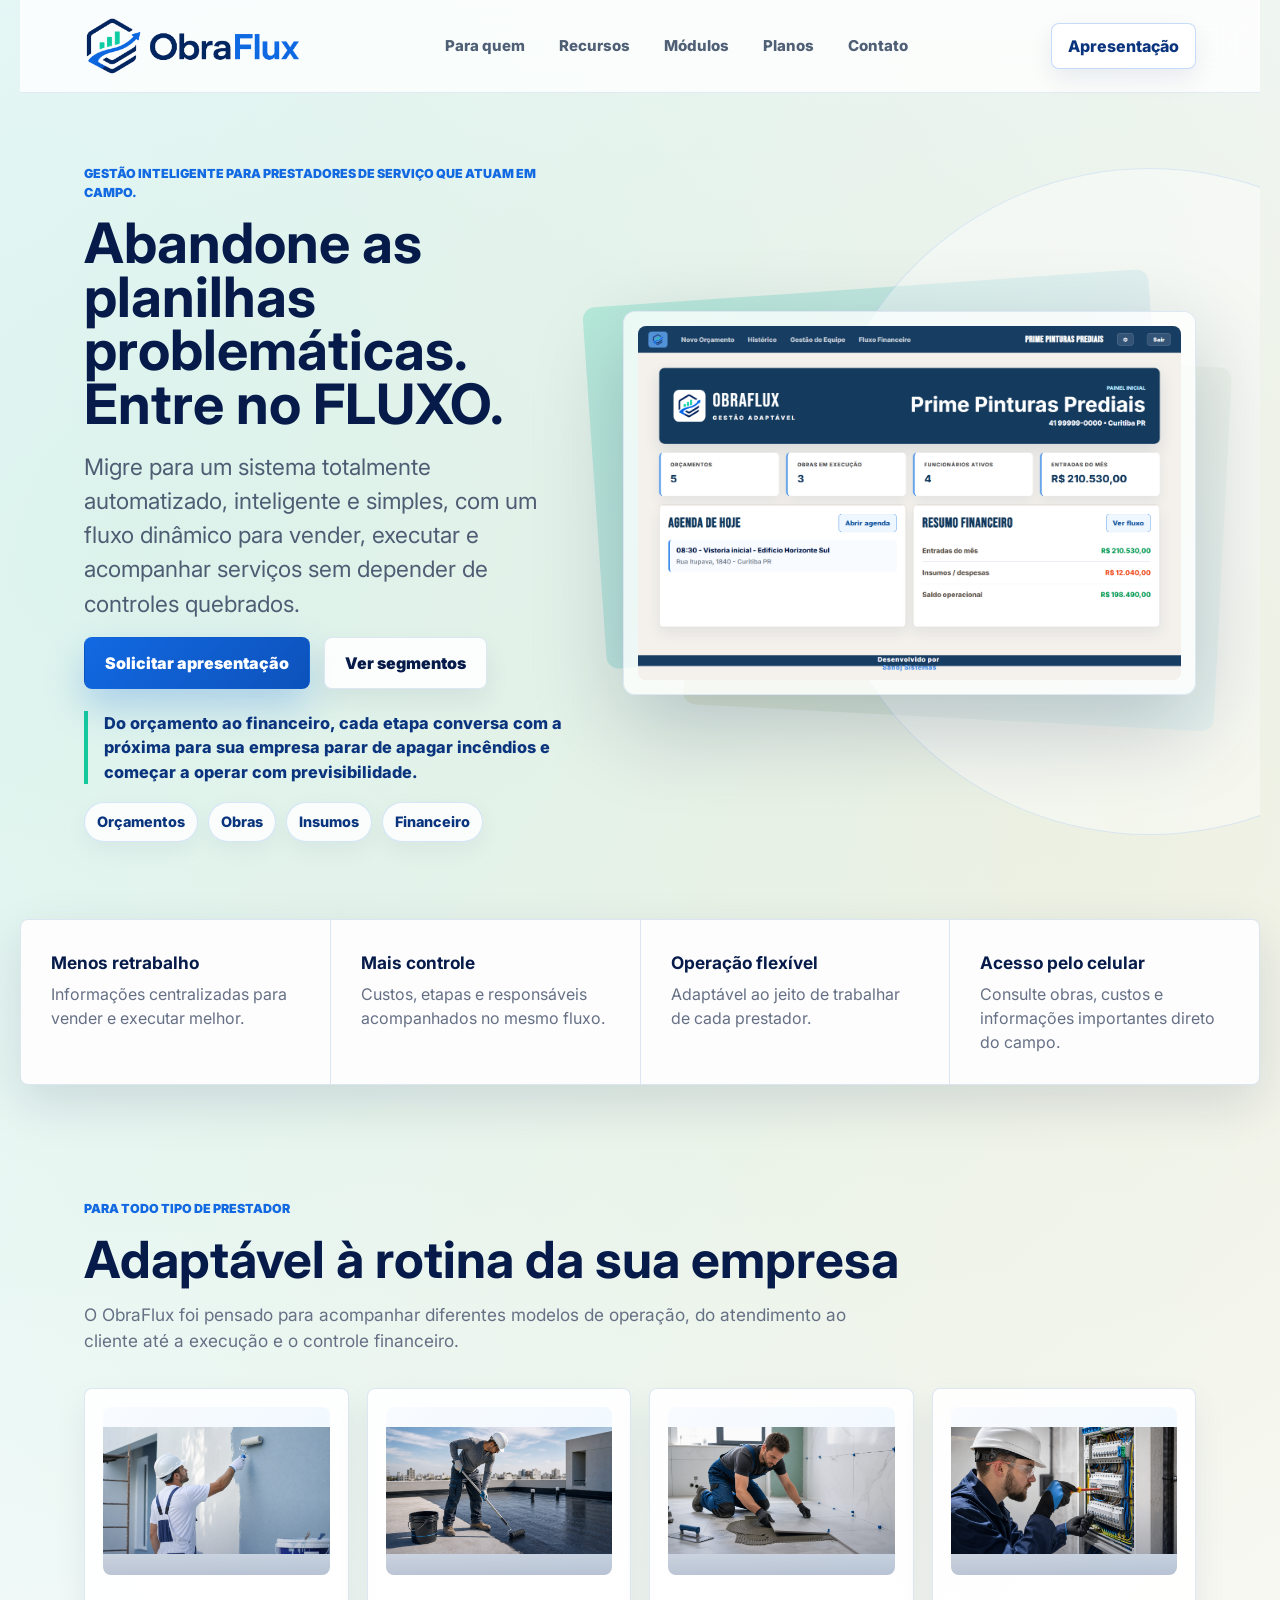
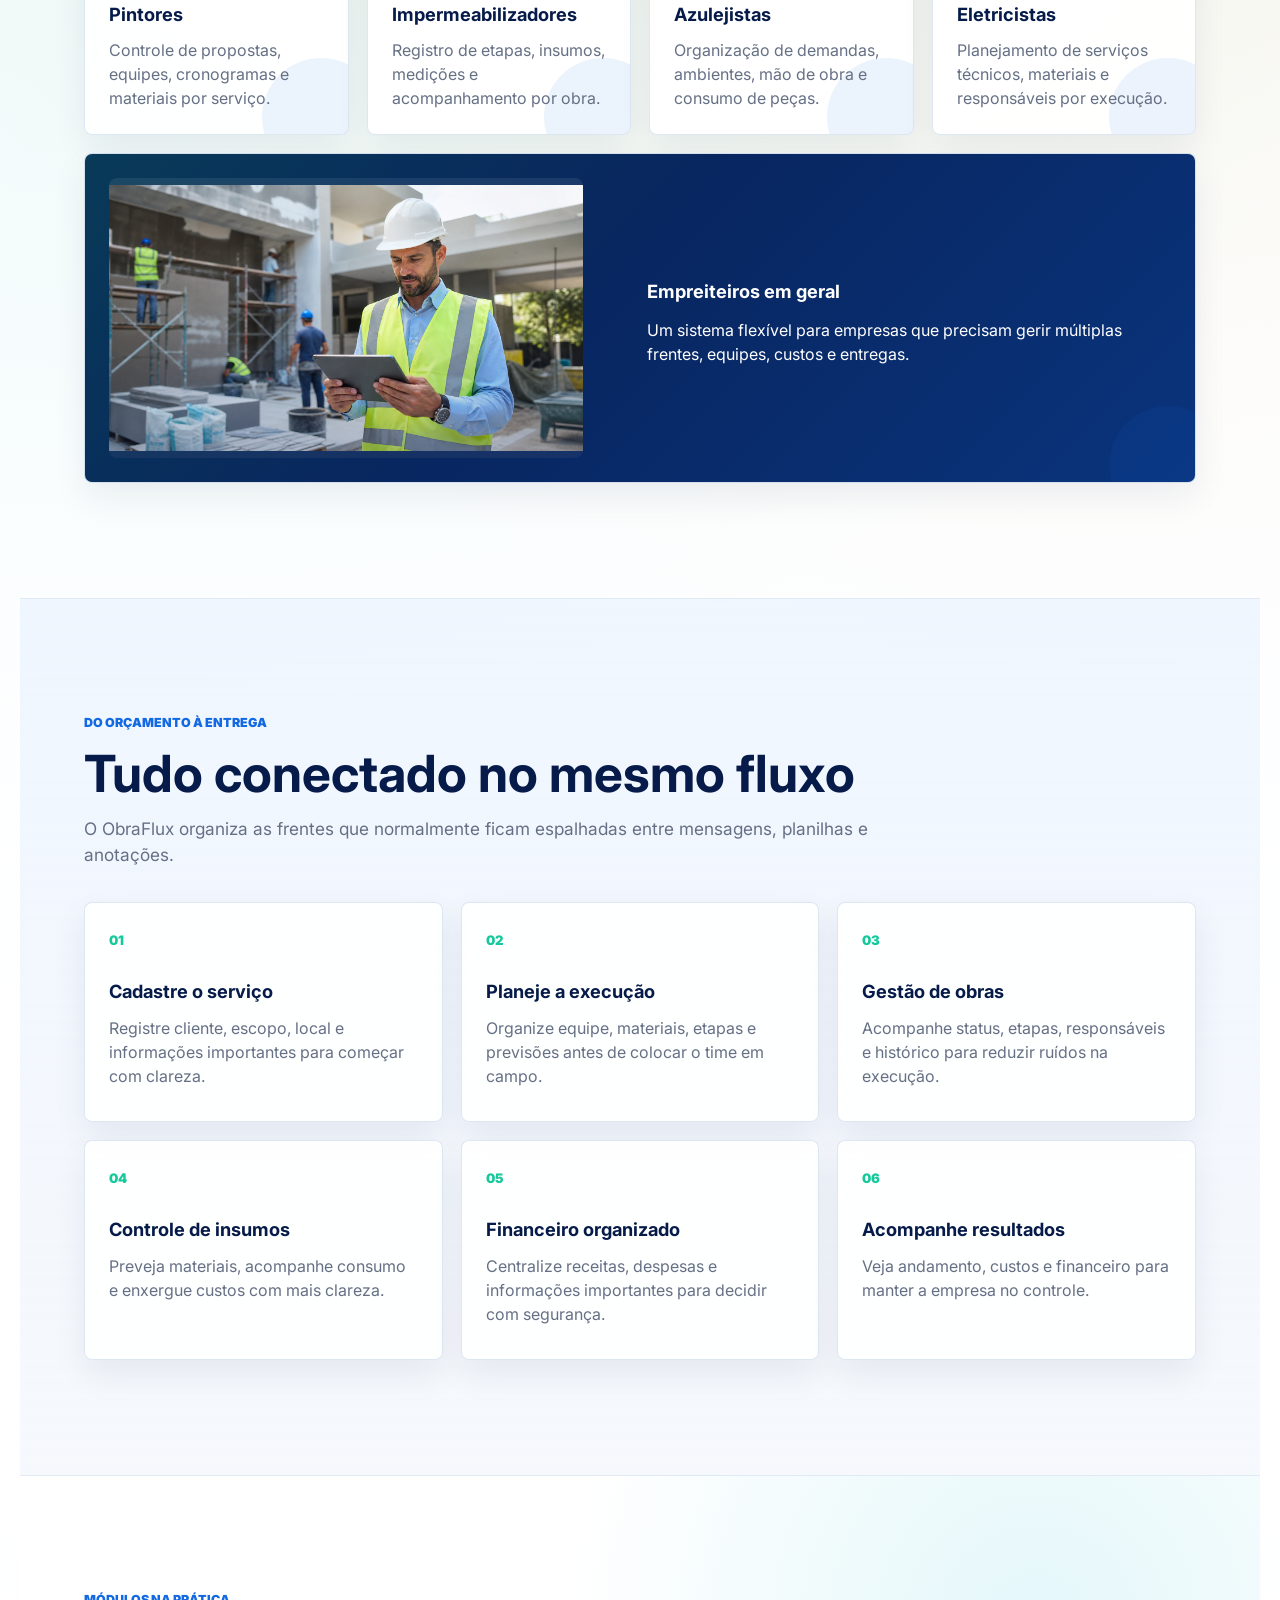
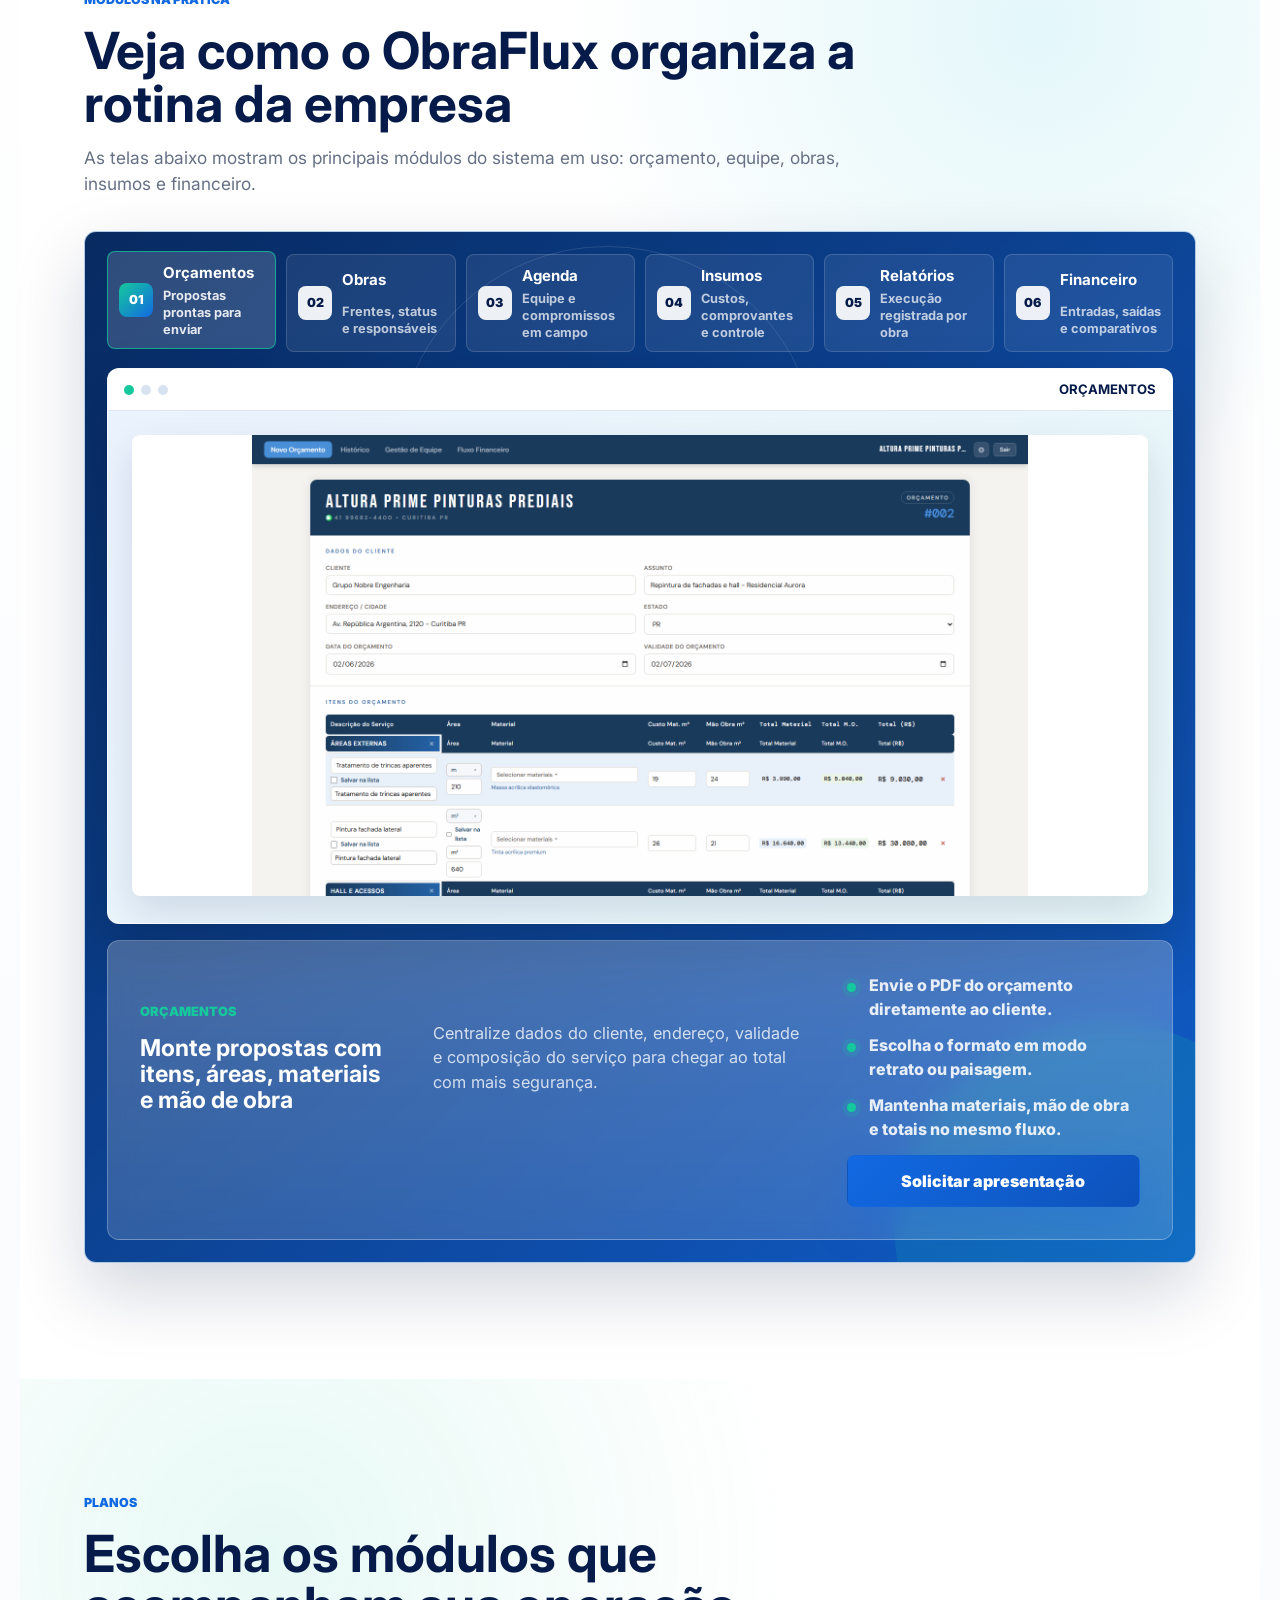
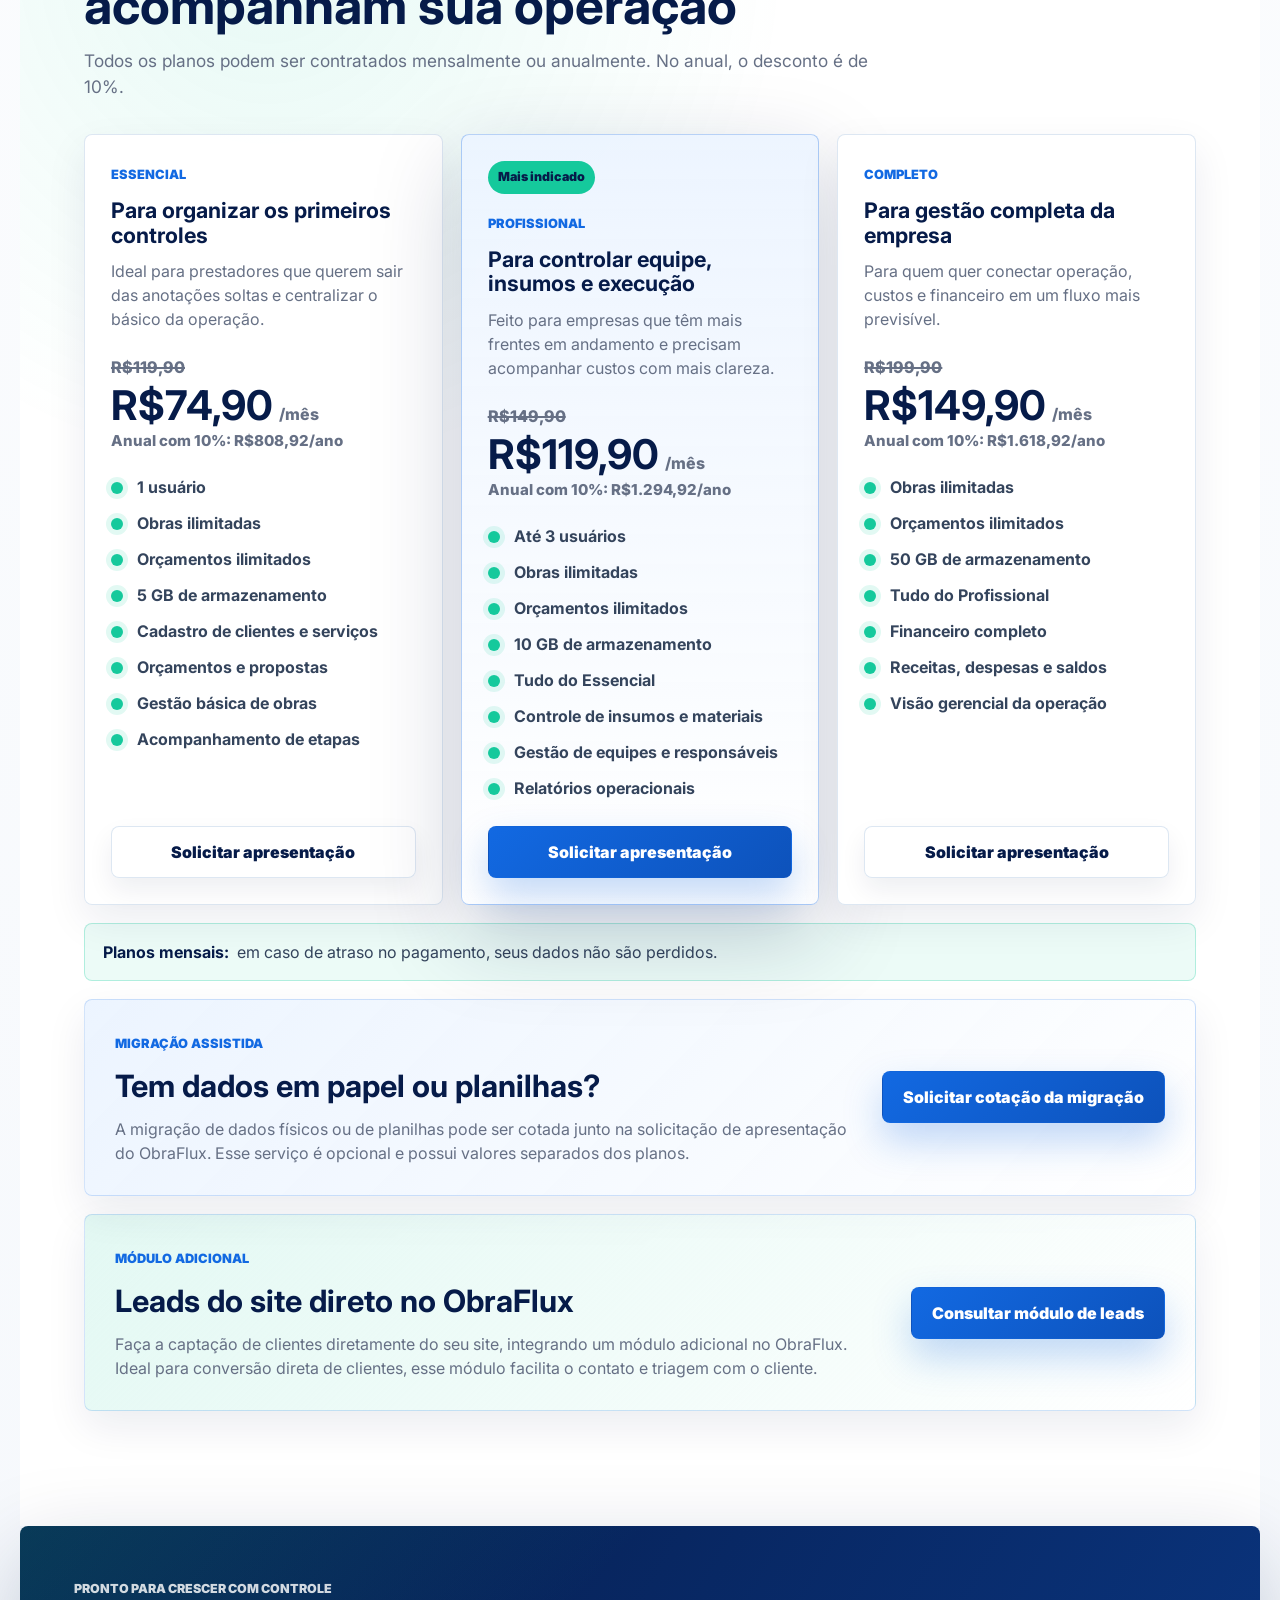
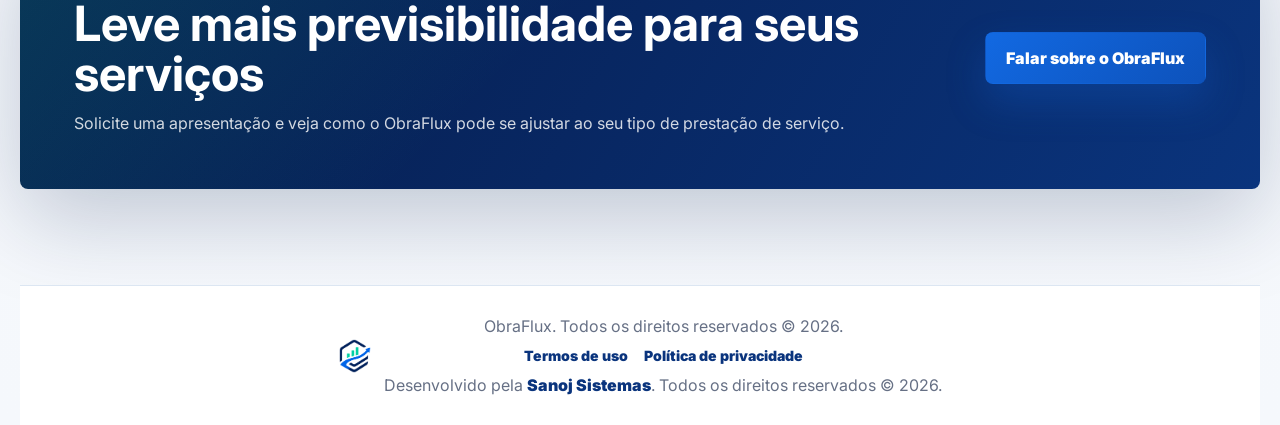
<file: landing-obraflux/index.html>
<!DOCTYPE html>
<html lang="pt-BR">
<head>
  <meta charset="UTF-8">
  <meta name="viewport" content="width=device-width, initial-scale=1.0">
  <meta name="description" content="ObraFlux: abandone planilhas problemáticas e migre para um sistema automatizado, inteligente e simples para empresas prestadoras de serviço.">
  <title>ObraFlux | Gestão para prestadores de serviço</title>
  <link rel="preconnect" href="https://fonts.googleapis.com">
  <link rel="preconnect" href="https://fonts.gstatic.com" crossorigin>
  <link href="https://fonts.googleapis.com/css2?family=Inter:wght@400;500;600;700;800&display=swap" rel="stylesheet">
  <link rel="icon" href="assets/favicon-32.png" sizes="32x32" type="image/png">
  <link rel="icon" href="assets/favicon.png" sizes="512x512" type="image/png">
  <link rel="apple-touch-icon" href="assets/favicon-180.png">
  <link rel="stylesheet" href="style.css">
</head>
<body>
  <header class="site-header">
    <a class="brand" href="#inicio" aria-label="ObraFlux">
      <img src="assets/obraflux-logo-e-nome-transparent.png" alt="ObraFlux">
    </a>
    <nav class="nav" aria-label="Navegação principal">
      <a href="#para-quem">Para quem</a>
      <a href="#recursos">Recursos</a>
      <a href="#modulos">Módulos</a>
      <a href="#planos">Planos</a>
      <a href="#contato">Contato</a>
    </nav>
    <button class="header-cta" type="button" data-open-lead-modal>Apresentação</button>
  </header>

  <main id="inicio">
    <section class="hero" aria-labelledby="hero-title">
      <div class="hero-content">
        <p class="eyebrow">Gestão inteligente para prestadores de serviço que atuam em campo.</p>
        <h1 id="hero-title">Abandone as planilhas problemáticas.<br>Entre no FLUXO.</h1>
        <p class="hero-copy">
          Migre para um sistema totalmente automatizado, inteligente e simples, com um fluxo dinâmico para vender, executar e acompanhar serviços sem depender de controles quebrados.
        </p>
        <div class="hero-actions">
          <button class="button primary" type="button" data-open-lead-modal>Solicitar apresentação</button>
          <a class="button secondary" href="#para-quem">Ver segmentos</a>
        </div>
        <p class="hero-hook">
          Do orçamento ao financeiro, cada etapa conversa com a próxima para sua empresa parar de apagar incêndios e começar a operar com previsibilidade.
        </p>
        <div class="proof-row" aria-label="Principais áreas do sistema">
          <span>Orçamentos</span>
          <span>Obras</span>
          <span>Insumos</span>
          <span>Financeiro</span>
        </div>
      </div>

      <div class="hero-visual" aria-label="Painel inicial do ObraFlux">
        <figure class="hero-product-shot">
          <img src="assets/prints/hero-painel-inicial.png" alt="Painel inicial do ObraFlux com resumo de orçamentos, obras, funcionários, agenda e financeiro">
        </figure>
      </div>
    </section>

    <section class="value-band" aria-label="Benefícios principais">
      <div>
        <strong>Menos retrabalho</strong>
        <span>Informações centralizadas para vender e executar melhor.</span>
      </div>
      <div>
        <strong>Mais controle</strong>
        <span>Custos, etapas e responsáveis acompanhados no mesmo fluxo.</span>
      </div>
      <div>
        <strong>Operação flexível</strong>
        <span>Adaptável ao jeito de trabalhar de cada prestador.</span>
      </div>
      <div>
        <strong>Acesso pelo celular</strong>
        <span>Consulte obras, custos e informações importantes direto do campo.</span>
      </div>
    </section>

    <section id="para-quem" class="section target-section" aria-labelledby="target-title">
      <div class="section-heading">
        <p class="eyebrow">Para todo tipo de prestador</p>
        <h2 id="target-title">Adaptável à rotina da sua empresa</h2>
        <p>
          O ObraFlux foi pensado para acompanhar diferentes modelos de operação, do atendimento ao cliente até a execução e o controle financeiro.
        </p>
      </div>
      <div class="segments-grid">
        <article class="segment">
          <figure class="segment-visual">
            <img src="assets/services-real/pintores-real.png" alt="Pintor aplicando tinta em uma parede com rolo">
          </figure>
          <h3>Pintores</h3>
          <p>Controle de propostas, equipes, cronogramas e materiais por serviço.</p>
        </article>
        <article class="segment">
          <figure class="segment-visual">
            <img src="assets/services-real/impermeabilizadores-real.png" alt="Profissional aplicando impermeabilização em uma laje">
          </figure>
          <h3>Impermeabilizadores</h3>
          <p>Registro de etapas, insumos, medições e acompanhamento por obra.</p>
        </article>
        <article class="segment">
          <figure class="segment-visual">
            <img src="assets/services-real/azulejistas-real.png" alt="Azulejista assentando revestimento em ambiente interno">
          </figure>
          <h3>Azulejistas</h3>
          <p>Organização de demandas, ambientes, mão de obra e consumo de peças.</p>
        </article>
        <article class="segment">
          <figure class="segment-visual">
            <img src="assets/services-real/eletricistas-real.png" alt="Eletricista trabalhando em quadro elétrico organizado">
          </figure>
          <h3>Eletricistas</h3>
          <p>Planejamento de serviços técnicos, materiais e responsáveis por execução.</p>
        </article>
        <article class="segment wide">
          <figure class="segment-visual">
            <img src="assets/services-real/empreiteiros-real.png" alt="Empreiteiro coordenando equipe em obra com tablet">
          </figure>
          <h3>Empreiteiros em geral</h3>
          <p>Um sistema flexível para empresas que precisam gerir múltiplas frentes, equipes, custos e entregas.</p>
        </article>
      </div>
    </section>

    <section id="recursos" class="section features-section" aria-labelledby="features-title">
      <div class="section-heading">
        <p class="eyebrow">Do orçamento à entrega</p>
        <h2 id="features-title">Tudo conectado no mesmo fluxo</h2>
        <p>
          O ObraFlux organiza as frentes que normalmente ficam espalhadas entre mensagens, planilhas e anotações.
        </p>
      </div>
      <div class="features-grid">
        <article class="feature">
          <span class="feature-number">01</span>
          <h3>Cadastre o serviço</h3>
          <p>Registre cliente, escopo, local e informações importantes para começar com clareza.</p>
        </article>
        <article class="feature">
          <span class="feature-number">02</span>
          <h3>Planeje a execução</h3>
          <p>Organize equipe, materiais, etapas e previsões antes de colocar o time em campo.</p>
        </article>
        <article class="feature">
          <span class="feature-number">03</span>
          <h3>Gestão de obras</h3>
          <p>Acompanhe status, etapas, responsáveis e histórico para reduzir ruídos na execução.</p>
        </article>
        <article class="feature">
          <span class="feature-number">04</span>
          <h3>Controle de insumos</h3>
          <p>Preveja materiais, acompanhe consumo e enxergue custos com mais clareza.</p>
        </article>
        <article class="feature">
          <span class="feature-number">05</span>
          <h3>Financeiro organizado</h3>
          <p>Centralize receitas, despesas e informações importantes para decidir com segurança.</p>
        </article>
        <article class="feature">
          <span class="feature-number">06</span>
          <h3>Acompanhe resultados</h3>
          <p>Veja andamento, custos e financeiro para manter a empresa no controle.</p>
        </article>
      </div>
    </section>

    <section id="modulos" class="section modules-section" aria-labelledby="modules-title">
      <div class="section-heading">
        <p class="eyebrow">Módulos na prática</p>
        <h2 id="modules-title">Veja como o ObraFlux organiza a rotina da empresa</h2>
        <p>
          As telas abaixo mostram os principais módulos do sistema em uso: orçamento, equipe, obras, insumos e financeiro.
        </p>
      </div>

      <div class="module-lab" data-module-lab>
        <div class="module-tabs" role="tablist" aria-label="Escolha um módulo do ObraFlux">
          <button class="module-tab is-active" type="button" data-module-key="orcamentos">
            <span>01</span>
            <strong>Orçamentos</strong>
            <small>Propostas prontas para enviar</small>
          </button>
          <button class="module-tab" type="button" data-module-key="obras">
            <span>02</span>
            <strong>Obras</strong>
            <small>Frentes, status e responsáveis</small>
          </button>
          <button class="module-tab" type="button" data-module-key="agenda">
            <span>03</span>
            <strong>Agenda</strong>
            <small>Equipe e compromissos em campo</small>
          </button>
          <button class="module-tab" type="button" data-module-key="insumos">
            <span>04</span>
            <strong>Insumos</strong>
            <small>Custos, comprovantes e controle</small>
          </button>
          <button class="module-tab" type="button" data-module-key="relatorios">
            <span>05</span>
            <strong>Relatórios</strong>
            <small>Execução registrada por obra</small>
          </button>
          <button class="module-tab" type="button" data-module-key="financeiro">
            <span>06</span>
            <strong>Financeiro</strong>
            <small>Entradas, saídas e comparativos</small>
          </button>
        </div>

        <div class="module-stage">
          <div class="module-screen">
            <div class="module-screen-bar">
              <span></span>
              <span></span>
              <span></span>
              <strong data-module-screen-label>Orçamentos</strong>
            </div>
            <figure>
              <button class="module-zoom-trigger" type="button" data-open-module-zoom aria-label="Ampliar imagem do módulo">
                <img data-module-image src="assets/prints/01-novo-orcamento-editor.png" alt="Tela de novo orçamento do ObraFlux com dados do cliente e itens do orçamento">
                <span>Ampliar tela</span>
              </button>
            </figure>
          </div>
        </div>

        <aside class="module-panel" aria-live="polite">
          <span data-module-category>Orçamentos</span>
          <h3 data-module-title>Monte propostas com itens, áreas, materiais e mão de obra</h3>
          <p data-module-description>
            Centralize dados do cliente, endereço, validade e composição do serviço para chegar ao total com mais segurança.
          </p>
          <ul data-module-points>
            <li>Envie o PDF do orçamento diretamente ao cliente.</li>
            <li>Escolha o formato em modo retrato ou paisagem.</li>
            <li>Mantenha materiais, mão de obra e totais no mesmo fluxo.</li>
          </ul>
          <button class="button primary" type="button" data-open-lead-modal>Solicitar apresentação</button>
        </aside>
      </div>
    </section>

    <section id="planos" class="section pricing-section" aria-labelledby="pricing-title">
      <div class="section-heading">
        <p class="eyebrow">Planos</p>
        <h2 id="pricing-title">Escolha os módulos que acompanham sua operação</h2>
        <p>
          Todos os planos podem ser contratados mensalmente ou anualmente. No anual, o desconto é de 10%.
        </p>
      </div>
      <div class="pricing-grid">
        <article class="pricing-card">
          <div class="pricing-top">
            <span class="plan-label">Essencial</span>
            <h3>Para organizar os primeiros controles</h3>
            <p>Ideal para prestadores que querem sair das anotações soltas e centralizar o básico da operação.</p>
          </div>
          <div class="price">
            <span class="old-price">R$119,90</span>
            <strong>R$74,90</strong>
            <span>/mês</span>
          </div>
          <p class="annual-price">Anual com 10%: R$808,92/ano</p>
          <ul class="module-list">
            <li>1 usuário</li>
            <li>Obras ilimitadas</li>
            <li>Orçamentos ilimitados</li>
            <li>5 GB de armazenamento</li>
            <li>Cadastro de clientes e serviços</li>
            <li>Orçamentos e propostas</li>
            <li>Gestão básica de obras</li>
            <li>Acompanhamento de etapas</li>
          </ul>
          <button class="button secondary" type="button" data-open-lead-modal>Solicitar apresentação</button>
        </article>

        <article class="pricing-card featured">
          <div class="popular-badge">Mais indicado</div>
          <div class="pricing-top">
            <span class="plan-label">Profissional</span>
            <h3>Para controlar equipe, insumos e execução</h3>
            <p>Feito para empresas que têm mais frentes em andamento e precisam acompanhar custos com mais clareza.</p>
          </div>
          <div class="price">
            <span class="old-price">R$149,90</span>
            <strong>R$119,90</strong>
            <span>/mês</span>
          </div>
          <p class="annual-price">Anual com 10%: R$1.294,92/ano</p>
          <ul class="module-list">
            <li>Até 3 usuários</li>
            <li>Obras ilimitadas</li>
            <li>Orçamentos ilimitados</li>
            <li>10 GB de armazenamento</li>
            <li>Tudo do Essencial</li>
            <li>Controle de insumos e materiais</li>
            <li>Gestão de equipes e responsáveis</li>
            <li>Relatórios operacionais</li>
          </ul>
          <button class="button primary" type="button" data-open-lead-modal>Solicitar apresentação</button>
        </article>

        <article class="pricing-card">
          <div class="pricing-top">
            <span class="plan-label">Completo</span>
            <h3>Para gestão completa da empresa</h3>
            <p>Para quem quer conectar operação, custos e financeiro em um fluxo mais previsível.</p>
          </div>
          <div class="price">
            <span class="old-price">R$199,90</span>
            <strong>R$149,90</strong>
            <span>/mês</span>
          </div>
          <p class="annual-price">Anual com 10%: R$1.618,92/ano</p>
          <ul class="module-list">
            <li>Obras ilimitadas</li>
            <li>Orçamentos ilimitados</li>
            <li>50 GB de armazenamento</li>
            <li>Tudo do Profissional</li>
            <li>Financeiro completo</li>
            <li>Receitas, despesas e saldos</li>
            <li>Visão gerencial da operação</li>
          </ul>
          <button class="button secondary" type="button" data-open-lead-modal>Solicitar apresentação</button>
        </article>
      </div>
      <div class="pricing-note">
        <strong>Planos mensais:</strong>
        <span>em caso de atraso no pagamento, seus dados não são perdidos.</span>
      </div>
      <div class="migration-note">
        <div>
          <span>Migração assistida</span>
          <h3>Tem dados em papel ou planilhas?</h3>
          <p>
            A migração de dados físicos ou de planilhas pode ser cotada junto na solicitação de apresentação do ObraFlux. Esse serviço é opcional e possui valores separados dos planos.
          </p>
        </div>
        <button class="button primary" type="button" data-open-lead-modal>Solicitar cotação da migração</button>
      </div>
      <div class="migration-note addon-note">
        <div>
          <span>Módulo adicional</span>
          <h3>Leads do site direto no ObraFlux</h3>
          <p>
            Faça a captação de clientes diretamente do seu site, integrando um módulo adicional no ObraFlux. Ideal para conversão direta de clientes, esse módulo facilita o contato e triagem com o cliente.
          </p>
        </div>
        <button class="button primary" type="button" data-open-lead-modal>Consultar módulo de leads</button>
      </div>
    </section>

    <section id="contato" class="cta-section" aria-labelledby="cta-title">
      <div>
        <p class="eyebrow">Pronto para crescer com controle</p>
        <h2 id="cta-title">Leve mais previsibilidade para seus serviços</h2>
        <p>Solicite uma apresentação e veja como o ObraFlux pode se ajustar ao seu tipo de prestação de serviço.</p>
      </div>
      <button class="button primary" type="button" data-open-lead-modal>Falar sobre o ObraFlux</button>
    </section>
  </main>

  <div class="modal-backdrop" data-lead-modal hidden>
    <section class="lead-modal" role="dialog" aria-modal="true" aria-labelledby="lead-modal-title">
      <div class="modal-header">
        <div>
          <p class="eyebrow">Solicitar apresentação</p>
          <h2 id="lead-modal-title">Conte um pouco sobre sua empresa</h2>
        </div>
        <button class="icon-button" type="button" aria-label="Fechar" data-close-lead-modal>×</button>
      </div>
      <form class="lead-form" data-lead-form>
        <label>
          Nome
          <input type="text" name="nome" autocomplete="name" required>
        </label>
        <label>
          Nome da empresa
          <input type="text" name="empresa" autocomplete="organization" required>
        </label>
        <label>
          Tipo de prestador/serviço
          <input type="text" name="servico" placeholder="Ex.: pintura, elétrica, impermeabilização" required>
        </label>
        <label>
          Local
          <input type="text" name="local" placeholder="Ex.: Blumenau/SC" required>
        </label>
        <button class="button primary submit-button" type="submit">Conversar no WhatsApp</button>
      </form>
    </section>
  </div>

  <div class="image-zoom-backdrop" data-image-zoom hidden>
    <section class="image-zoom-modal" role="dialog" aria-modal="true" aria-labelledby="image-zoom-title">
      <div class="image-zoom-header">
        <div>
          <span>Visualização ampliada</span>
          <h2 id="image-zoom-title" data-zoom-title>Orçamentos</h2>
        </div>
        <button class="icon-button" type="button" aria-label="Fechar visualização ampliada" data-close-image-zoom>×</button>
      </div>
      <figure>
        <img data-zoom-image src="assets/prints/01-novo-orcamento-editor.png" alt="Tela de novo orçamento do ObraFlux com dados do cliente e itens do orçamento">
      </figure>
    </section>
  </div>

  <footer class="site-footer">
    <img src="assets/obraflux-somentelogo-transparent.png" alt="" aria-hidden="true">
    <div class="footer-legal">
      <p>ObraFlux. Todos os direitos reservados © 2026.</p>
      <div class="footer-links" aria-label="Documentos legais">
        <a href="assets/legal/obraflux-termos-de-uso.pdf" target="_blank" rel="noopener">Termos de uso</a>
        <a href="assets/legal/obraflux-politica-de-privacidade.pdf" target="_blank" rel="noopener">Política de privacidade</a>
      </div>
      <p>
        Desenvolvido pela
        <a href="https://www.sanojsistemas.com.br" target="_blank" rel="noopener">Sanoj Sistemas</a>.
        Todos os direitos reservados © 2026.
      </p>
    </div>
  </footer>
  <script src="script.js"></script>
</body>
</html>
</file>
<file: landing-obraflux/style.css>
:root {
  --blue-950: #061b49;
  --blue-850: #0a347d;
  --blue-650: #1269e2;
  --cyan-500: #1fbed6;
  --green-500: #15c99c;
  --gold-500: #f3b23f;
  --ink: #101b2d;
  --muted: #667085;
  --line: #dce6f2;
  --paper: #ffffff;
  --soft: #f5f8fc;
  --soft-blue: #eaf3ff;
  --shadow-soft: 0 18px 50px rgba(6, 27, 73, 0.12);
  --shadow-strong: 0 30px 90px rgba(6, 27, 73, 0.22);
  --page-max: 1240px;
}

* {
  box-sizing: border-box;
}

html {
  scroll-behavior: smooth;
  overflow-x: hidden;
}

body {
  margin: 0;
  max-width: 100%;
  overflow-x: hidden;
  color: var(--ink);
  background:
    radial-gradient(circle at 10% 8%, rgba(21, 201, 156, 0.13), transparent 28%),
    radial-gradient(circle at 88% 12%, rgba(243, 178, 63, 0.13), transparent 24%),
    linear-gradient(180deg, #f8fbff 0%, #ffffff 42%, #f5f8fc 100%);
  font-family: "Inter", Arial, sans-serif;
  line-height: 1.5;
}

body.modal-open {
  overflow: hidden;
}

a {
  color: inherit;
}

img {
  display: block;
  max-width: 100%;
}

button,
input {
  font: inherit;
}

.site-header {
  position: sticky;
  top: 0;
  z-index: 20;
  width: min(100%, var(--page-max));
  margin-inline: auto;
  display: grid;
  grid-template-columns: auto 1fr auto;
  align-items: center;
  gap: 24px;
  padding: 16px clamp(20px, 5vw, 72px);
  background: rgba(255, 255, 255, 0.78);
  border-bottom: 1px solid rgba(220, 230, 242, 0.82);
  backdrop-filter: blur(18px);
}

.brand {
  width: clamp(166px, 17vw, 230px);
  text-decoration: none;
}

.brand img {
  width: 100%;
}

.nav {
  display: flex;
  justify-content: center;
  flex-wrap: wrap;
  gap: clamp(18px, 3vw, 34px);
  color: #4f5f75;
  font-size: 0.94rem;
  font-weight: 800;
}

.nav a {
  position: relative;
  text-decoration: none;
}

.nav a::after {
  content: "";
  position: absolute;
  left: 0;
  right: 0;
  bottom: -8px;
  height: 2px;
  transform: scaleX(0);
  transform-origin: center;
  background: var(--green-500);
  transition: transform 180ms ease;
}

.nav a:hover {
  color: var(--blue-850);
}

.nav a:hover::after {
  transform: scaleX(1);
}

.header-cta {
  min-height: 42px;
  padding: 10px 16px;
  border: 1px solid rgba(18, 105, 226, 0.24);
  border-radius: 8px;
  color: var(--blue-850);
  background: #fff;
  box-shadow: 0 10px 24px rgba(6, 27, 73, 0.08);
  cursor: pointer;
  font-weight: 800;
}

.hero {
  position: relative;
  width: min(100%, var(--page-max));
  margin-inline: auto;
  min-height: calc(100vh - 74px);
  display: grid;
  grid-template-columns: minmax(0, 0.92fr) minmax(520px, 1.08fr);
  gap: clamp(28px, 4vw, 58px);
  align-items: center;
  padding: clamp(34px, 5vw, 76px) clamp(20px, 5vw, 72px) clamp(44px, 6vw, 70px);
  overflow: hidden;
}

.hero::before {
  content: "";
  position: absolute;
  inset: 9% -18% auto auto;
  width: 52vw;
  height: 52vw;
  border: 1px solid rgba(18, 105, 226, 0.12);
  border-radius: 50%;
  background: rgba(255, 255, 255, 0.42);
}

.hero-content,
.hero-visual {
  position: relative;
}

.hero-content {
  max-width: 790px;
  min-width: 0;
}

.eyebrow {
  margin: 0 0 14px;
  color: var(--blue-650);
  font-size: 0.78rem;
  font-weight: 900;
  letter-spacing: 0;
  text-transform: uppercase;
}

h1,
h2,
h3,
p {
  margin-top: 0;
}

h1 {
  max-width: 640px;
  margin-bottom: 20px;
  color: var(--blue-950);
  font-size: clamp(2.55rem, 4.35vw, 4.6rem);
  line-height: 0.96;
  letter-spacing: 0;
}

h2 {
  margin-bottom: 16px;
  color: var(--blue-950);
  font-size: clamp(2rem, 4vw, 3.7rem);
  line-height: 1.03;
  letter-spacing: 0;
}

h3 {
  margin-bottom: 10px;
  color: var(--blue-950);
  font-size: 1.14rem;
}

.hero-copy {
  max-width: 690px;
  margin-bottom: 16px;
  color: #4e5d73;
  font-size: clamp(1.12rem, 2vw, 1.42rem);
}

.hero-brand {
  width: max-content;
  display: inline-flex;
  align-items: center;
  gap: 10px;
  margin-bottom: 16px;
  padding: 9px 13px 9px 10px;
  border: 1px solid rgba(18, 105, 226, 0.18);
  border-radius: 999px;
  color: var(--blue-950);
  background: rgba(255, 255, 255, 0.72);
  box-shadow: 0 10px 26px rgba(6, 27, 73, 0.07);
  backdrop-filter: blur(10px);
  font-weight: 900;
}

.hero-brand img {
  width: 30px;
  height: 30px;
  object-fit: contain;
}

.hero-hook {
  max-width: 660px;
  margin: 22px 0 18px;
  padding-left: 16px;
  border-left: 4px solid var(--green-500);
  color: var(--blue-850);
  font-size: 1.02rem;
  font-weight: 800;
}

.proof-row {
  display: flex;
  flex-wrap: wrap;
  gap: 10px;
  margin-bottom: 0;
}

.proof-row span {
  padding: 8px 12px;
  border: 1px solid rgba(18, 105, 226, 0.16);
  border-radius: 999px;
  color: var(--blue-850);
  background: rgba(255, 255, 255, 0.82);
  box-shadow: 0 8px 24px rgba(6, 27, 73, 0.05);
  font-size: 0.9rem;
  font-weight: 800;
}

.hero-actions,
.cta-section {
  display: flex;
  align-items: center;
  gap: 14px;
  flex-wrap: wrap;
}

.button {
  min-height: 50px;
  display: inline-flex;
  align-items: center;
  justify-content: center;
  padding: 13px 20px;
  border: 1px solid transparent;
  border-radius: 8px;
  cursor: pointer;
  font-weight: 900;
  text-decoration: none;
  white-space: normal;
}

.button.primary {
  color: #fff;
  background: linear-gradient(135deg, var(--blue-650), #0d52bb);
  box-shadow: 0 18px 38px rgba(18, 105, 226, 0.26);
}

.button.primary:hover {
  background: linear-gradient(135deg, #0d52bb, var(--blue-850));
}

.button.secondary {
  color: var(--blue-950);
  background: rgba(255, 255, 255, 0.88);
  border-color: rgba(220, 230, 242, 0.96);
  box-shadow: 0 12px 26px rgba(6, 27, 73, 0.07);
}

.hero-visual {
  display: grid;
  place-items: center;
  min-height: 610px;
}

.hero-product-shot {
  position: relative;
  width: min(100%, 760px);
  margin: 0;
  padding: clamp(8px, 1.4vw, 14px);
  border: 1px solid rgba(220, 230, 242, 0.92);
  border-radius: 12px;
  background: rgba(255, 255, 255, 0.72);
  box-shadow: var(--shadow-strong);
}

.hero-product-shot::before,
.hero-product-shot::after {
  content: "";
  position: absolute;
  z-index: -1;
  border-radius: 12px;
}

.hero-product-shot::before {
  inset: -24px 34px 44px -30px;
  background: linear-gradient(135deg, rgba(21, 201, 156, 0.22), rgba(18, 105, 226, 0.12));
  transform: rotate(-4deg);
}

.hero-product-shot::after {
  inset: 42px -28px -24px 68px;
  background: linear-gradient(135deg, rgba(243, 178, 63, 0.2), rgba(31, 190, 214, 0.12));
  transform: rotate(3deg);
}

.hero-product-shot img {
  width: 100%;
  aspect-ratio: 1360 / 887;
  object-fit: contain;
  border-radius: 8px;
  background: #f4f1ec;
}

.dashboard-shell {
  position: relative;
  width: min(100%, 560px);
  padding: clamp(22px, 4vw, 34px);
  border: 1px solid rgba(220, 230, 242, 0.94);
  border-radius: 8px;
  background:
    linear-gradient(180deg, rgba(255, 255, 255, 0.96), rgba(255, 255, 255, 0.9)),
    var(--paper);
  box-shadow: var(--shadow-strong);
}

.dashboard-shell::before,
.dashboard-shell::after {
  content: "";
  position: absolute;
  z-index: -1;
  border-radius: 8px;
}

.dashboard-shell::before {
  inset: -26px 36px 38px -28px;
  background: linear-gradient(135deg, rgba(21, 201, 156, 0.22), rgba(18, 105, 226, 0.12));
  transform: rotate(-5deg);
}

.dashboard-shell::after {
  inset: 40px -30px -24px 62px;
  background: linear-gradient(135deg, rgba(243, 178, 63, 0.22), rgba(31, 190, 214, 0.12));
  transform: rotate(4deg);
}

.dashboard-top {
  display: flex;
  align-items: center;
  gap: 14px;
  margin-bottom: 24px;
}

.dashboard-top img {
  width: 52px;
  height: 52px;
  object-fit: contain;
}

.dashboard-top span,
.metric-row span,
.metric-row small,
.board-column b {
  display: block;
  color: var(--muted);
  font-size: 0.78rem;
  font-weight: 800;
}

.dashboard-top strong {
  display: block;
  color: var(--blue-950);
  font-size: 1.2rem;
}

.metric-row {
  display: grid;
  grid-template-columns: repeat(3, minmax(0, 1fr));
  gap: 12px;
  margin-bottom: 18px;
}

.metric-row div {
  min-width: 0;
  padding: 16px;
  border: 1px solid var(--line);
  border-radius: 8px;
  background: var(--soft);
}

.metric-row strong {
  display: block;
  margin: 4px 0 2px;
  color: var(--blue-950);
  font-size: 1.65rem;
  line-height: 1;
}

.metric-row small {
  color: #718096;
}

.board-preview {
  display: grid;
  grid-template-columns: repeat(3, minmax(0, 1fr));
  gap: 12px;
  margin-bottom: 18px;
}

.board-column {
  min-height: 190px;
  padding: 14px;
  border: 1px solid var(--line);
  border-radius: 8px;
  background: #fff;
}

.board-column.active {
  background: linear-gradient(180deg, var(--soft-blue), #fff);
  border-color: rgba(18, 105, 226, 0.26);
}

.board-column b {
  margin-bottom: 12px;
  color: var(--blue-850);
}

.board-column p {
  margin-bottom: 10px;
  padding: 10px;
  border-radius: 8px;
  color: #263952;
  background: var(--soft);
  font-size: 0.86rem;
  font-weight: 700;
}

.insight-strip {
  display: flex;
  align-items: flex-start;
  gap: 12px;
  padding: 14px;
  border: 1px solid rgba(21, 201, 156, 0.28);
  border-radius: 8px;
  background: rgba(21, 201, 156, 0.08);
}

.insight-strip span {
  width: 10px;
  height: 10px;
  flex: 0 0 auto;
  margin-top: 8px;
  border-radius: 50%;
  background: var(--green-500);
  box-shadow: 0 0 0 6px rgba(21, 201, 156, 0.12);
}

.insight-strip p {
  margin: 0;
  color: #34445c;
  font-size: 0.94rem;
}

.value-band {
  display: grid;
  grid-template-columns: repeat(4, minmax(0, 1fr));
  gap: 1px;
  width: min(calc(100% - 40px), var(--page-max));
  margin: 0 auto;
  overflow: hidden;
  border: 1px solid var(--line);
  border-radius: 8px;
  background: var(--line);
  box-shadow: var(--shadow-soft);
}

.value-band div {
  padding: clamp(22px, 3vw, 30px);
  background: rgba(255, 255, 255, 0.94);
}

.value-band strong,
.value-band span {
  display: block;
}

.value-band strong {
  margin-bottom: 6px;
  color: var(--blue-950);
  font-size: 1.08rem;
}

.value-band span {
  color: var(--muted);
}

.section {
  width: min(100%, var(--page-max));
  margin-inline: auto;
  padding: clamp(62px, 9vw, 116px) clamp(20px, 5vw, 72px);
}

section[id] {
  scroll-margin-top: 112px;
}

.section-heading {
  max-width: 820px;
  margin-bottom: 34px;
}

.section-heading p:not(.eyebrow) {
  color: var(--muted);
  font-size: 1.08rem;
}

.target-section {
  background: transparent;
}

.segments-grid,
.features-grid,
.pricing-grid {
  display: grid;
  gap: 18px;
}

.segments-grid {
  grid-template-columns: repeat(4, minmax(0, 1fr));
}

.features-grid {
  grid-template-columns: repeat(3, minmax(0, 1fr));
}

.pricing-grid {
  grid-template-columns: repeat(3, minmax(0, 1fr));
  align-items: stretch;
}

.segment,
.feature {
  position: relative;
  min-height: 210px;
  padding: 24px;
  border: 1px solid rgba(220, 230, 242, 0.96);
  border-radius: 8px;
  background: rgba(255, 255, 255, 0.9);
  box-shadow: 0 14px 34px rgba(6, 27, 73, 0.07);
}

.segment {
  display: flex;
  flex-direction: column;
  overflow: hidden;
  transition: transform 180ms ease, box-shadow 180ms ease, border-color 180ms ease;
}

.segment::after {
  content: "";
  position: absolute;
  right: -32px;
  bottom: -42px;
  width: 118px;
  height: 118px;
  border-radius: 50%;
  background: rgba(18, 105, 226, 0.08);
  transition: transform 180ms ease, opacity 180ms ease;
}

.segment:hover {
  transform: translateY(-6px);
  border-color: rgba(18, 105, 226, 0.3);
  box-shadow: 0 24px 54px rgba(6, 27, 73, 0.13);
}

.segment:hover::after {
  transform: scale(1.15) translate(-6px, -6px);
  opacity: 0.85;
}

.segment-visual {
  position: relative;
  z-index: 1;
  margin: -6px -6px 18px;
  overflow: hidden;
  border-radius: 8px;
  background: linear-gradient(135deg, #f8fbff, #eef7ff);
}

.segment-visual::after {
  content: "";
  position: absolute;
  inset: 0;
  background: linear-gradient(180deg, transparent 54%, rgba(6, 27, 73, 0.24));
  pointer-events: none;
}

.segment-visual img {
  display: block;
  width: 100%;
  height: 168px;
  object-fit: contain;
  object-position: center;
  transition: transform 220ms ease;
}

.segment:hover .segment-visual img {
  transform: scale(1.02);
}

.segment h3,
.segment p {
  position: relative;
  z-index: 1;
}

.segment h3 {
  margin-top: 8px;
}

.segment p,
.feature p {
  margin-bottom: 0;
  color: var(--muted);
}

.segment.wide {
  grid-column: 1 / -1;
  display: grid;
  grid-template-columns: minmax(340px, 0.95fr) minmax(0, 1.05fr);
  grid-template-rows: 1fr auto auto 1fr;
  align-items: center;
  column-gap: clamp(28px, 5vw, 72px);
  min-height: 330px;
  color: #fff;
  background:
    linear-gradient(135deg, rgba(21, 201, 156, 0.18), transparent 44%),
    linear-gradient(135deg, var(--blue-950), var(--blue-850));
}

.segment.wide .segment-visual {
  width: 100%;
  max-width: 610px;
  grid-row: 1 / -1;
  align-self: center;
  margin: 0;
  background: rgba(255, 255, 255, 0.08);
}

.segment.wide .segment-visual img {
  height: 280px;
  object-fit: contain;
}

.segment.wide h3,
.segment.wide p {
  grid-column: 2;
  color: #fff;
}

.segment.wide h3 {
  grid-row: 2;
  align-self: end;
  margin-bottom: 12px;
}

.segment.wide p {
  grid-row: 3;
  align-self: start;
  max-width: 640px;
}

.features-section {
  background:
    linear-gradient(180deg, rgba(234, 243, 255, 0.72), rgba(245, 248, 252, 0.92));
  border-top: 1px solid rgba(220, 230, 242, 0.8);
  border-bottom: 1px solid rgba(220, 230, 242, 0.8);
}

.feature {
  min-height: 220px;
}

.feature-number {
  display: inline-flex;
  margin-bottom: 28px;
  color: var(--green-500);
  font-size: 0.82rem;
  font-weight: 900;
}

.modules-section {
  background:
    radial-gradient(circle at 82% 10%, rgba(31, 190, 214, 0.12), transparent 28%),
    #fff;
}

.module-lab {
  position: relative;
  display: grid;
  grid-template-columns: 1fr;
  gap: 16px;
  align-items: stretch;
  padding: clamp(14px, 2vw, 22px);
  overflow: hidden;
  border: 1px solid rgba(190, 216, 239, 0.92);
  border-radius: 12px;
  background:
    linear-gradient(135deg, rgba(8, 43, 98, 0.96), rgba(18, 105, 226, 0.84)),
    var(--blue-950);
  box-shadow: 0 28px 70px rgba(6, 27, 73, 0.18);
}

.module-lab::before {
  content: "";
  position: absolute;
  inset: 14px auto auto 28%;
  width: 420px;
  height: 420px;
  border: 1px solid rgba(255, 255, 255, 0.16);
  border-radius: 50%;
  opacity: 0.7;
  pointer-events: none;
}

.module-lab::after {
  content: "";
  position: absolute;
  right: -120px;
  bottom: -180px;
  width: 420px;
  height: 420px;
  border-radius: 50%;
  background: rgba(21, 201, 156, 0.14);
  pointer-events: none;
}

.module-tabs,
.module-stage,
.module-panel {
  position: relative;
  z-index: 1;
}

.module-tabs {
  display: grid;
  grid-template-columns: repeat(6, minmax(0, 1fr));
  gap: 10px;
  align-content: start;
}

.module-tab {
  width: 100%;
  display: grid;
  grid-template-columns: auto 1fr;
  column-gap: 10px;
  row-gap: 2px;
  align-items: center;
  min-height: 74px;
  padding: 10px 11px;
  border: 1px solid rgba(255, 255, 255, 0.15);
  border-radius: 8px;
  color: rgba(255, 255, 255, 0.72);
  background: rgba(255, 255, 255, 0.08);
  text-align: left;
  cursor: pointer;
  transition: transform 180ms ease, border-color 180ms ease, background 180ms ease, color 180ms ease;
}

.module-tab span {
  grid-row: span 2;
  width: 34px;
  height: 34px;
  display: grid;
  place-items: center;
  border-radius: 8px;
  color: var(--blue-950);
  background: rgba(255, 255, 255, 0.92);
  font-size: 0.78rem;
  font-weight: 900;
}

.module-tab strong,
.module-tab small {
  display: block;
}

.module-tab strong {
  color: #fff;
  font-size: 0.94rem;
}

.module-tab small {
  color: inherit;
  font-weight: 700;
  font-size: 0.8rem;
  line-height: 1.35;
}

.module-tab:hover,
.module-tab.is-active {
  transform: translateY(-3px);
  border-color: rgba(21, 201, 156, 0.72);
  color: rgba(255, 255, 255, 0.88);
  background: rgba(255, 255, 255, 0.16);
}

.module-tab.is-active span {
  color: #fff;
  background: linear-gradient(135deg, var(--green-500), var(--blue-650));
}

.module-stage {
  min-width: 0;
  display: grid;
  align-items: center;
}

.module-screen {
  overflow: hidden;
  border: 1px solid rgba(255, 255, 255, 0.18);
  border-radius: 12px;
  background: #f8fbff;
  box-shadow: 0 24px 58px rgba(0, 0, 0, 0.2);
}

.module-screen-bar {
  display: flex;
  align-items: center;
  gap: 7px;
  min-height: 42px;
  padding: 0 16px;
  border-bottom: 1px solid rgba(220, 230, 242, 0.92);
  background: #fff;
}

.module-screen-bar span {
  width: 10px;
  height: 10px;
  border-radius: 50%;
  background: #d7e3f0;
}

.module-screen-bar span:first-child {
  background: var(--green-500);
}

.module-screen-bar strong {
  margin-left: auto;
  color: var(--blue-950);
  font-size: 0.82rem;
  text-transform: uppercase;
  letter-spacing: 0;
}

.module-screen figure {
  display: grid;
  place-items: start center;
  margin: 0;
  min-height: clamp(420px, 40vw, 620px);
  padding: clamp(14px, 2vw, 24px);
  background:
    linear-gradient(135deg, rgba(18, 105, 226, 0.06), rgba(21, 201, 156, 0.07)),
    #f8fbff;
}

.module-zoom-trigger {
  position: relative;
  width: 100%;
  display: grid;
  place-items: center;
  padding: 0;
  border: 0;
  background: transparent;
  cursor: zoom-in;
}

.module-zoom-trigger::after {
  content: "";
  position: absolute;
  inset: 0;
  border-radius: 8px;
  background: rgba(6, 27, 73, 0);
  transition: background 180ms ease;
  pointer-events: none;
}

.module-zoom-trigger span {
  position: absolute;
  left: 50%;
  bottom: 18px;
  z-index: 2;
  transform: translate(-50%, 8px);
  padding: 9px 14px;
  border-radius: 999px;
  color: #fff;
  background: rgba(6, 27, 73, 0.88);
  box-shadow: 0 14px 30px rgba(6, 27, 73, 0.2);
  font-size: 0.86rem;
  font-weight: 900;
  opacity: 0;
  transition: opacity 180ms ease, transform 180ms ease;
  pointer-events: none;
}

.module-zoom-trigger:hover::after,
.module-zoom-trigger:focus-visible::after {
  background: rgba(6, 27, 73, 0.16);
}

.module-zoom-trigger:hover span,
.module-zoom-trigger:focus-visible span {
  opacity: 1;
  transform: translate(-50%, 0);
}

.module-zoom-trigger:focus-visible {
  outline: 3px solid rgba(21, 201, 156, 0.38);
  outline-offset: 4px;
  border-radius: 10px;
}

.module-screen img {
  width: 100%;
  max-height: clamp(380px, 36vw, 580px);
  object-fit: contain;
  object-position: top center;
  border-radius: 8px;
  background: #fff;
  box-shadow: 0 16px 38px rgba(6, 27, 73, 0.12);
  animation: moduleImageIn 360ms ease;
  transition: transform 180ms ease, box-shadow 180ms ease;
}

.module-zoom-trigger:hover img,
.module-zoom-trigger:focus-visible img {
  transform: scale(1.025);
  box-shadow: 0 20px 46px rgba(6, 27, 73, 0.18);
}

.module-screen img.is-changing {
  animation: moduleImageIn 360ms ease;
}

@keyframes moduleImageIn {
  from {
    opacity: 0;
    transform: translateY(12px) scale(0.985);
  }

  to {
    opacity: 1;
    transform: translateY(0) scale(1);
  }
}

.module-panel {
  display: grid;
  grid-template-columns: minmax(220px, 0.75fr) minmax(0, 1.1fr) minmax(260px, 0.85fr);
  column-gap: clamp(20px, 3vw, 34px);
  row-gap: 14px;
  align-items: center;
  padding: clamp(22px, 3vw, 32px);
  border: 1px solid rgba(255, 255, 255, 0.24);
  border-radius: 12px;
  color: #fff;
  background:
    linear-gradient(180deg, rgba(255, 255, 255, 0.18), rgba(255, 255, 255, 0.08)),
    rgba(255, 255, 255, 0.08);
  backdrop-filter: blur(12px);
}

.module-panel > span {
  align-self: end;
  margin-bottom: 0;
  color: var(--green-500);
  font-size: 0.8rem;
  font-weight: 900;
  text-transform: uppercase;
}

.module-panel h3 {
  align-self: start;
  grid-column: 1;
  margin-bottom: 0;
  color: #fff;
  font-size: clamp(1.45rem, 1.75vw, 1.95rem);
  line-height: 1.12;
}

.module-panel p {
  grid-column: 2;
  grid-row: 1 / span 2;
  margin-bottom: 0;
  color: rgba(255, 255, 255, 0.78);
  font-size: 1.02rem;
}

.module-panel ul {
  grid-column: 3;
  grid-row: 1 / span 2;
  display: grid;
  gap: 12px;
  margin: 0;
  padding: 0;
  list-style: none;
}

.module-panel li {
  position: relative;
  padding-left: 22px;
  color: rgba(255, 255, 255, 0.88);
  font-weight: 800;
}

.module-panel li::before {
  content: "";
  position: absolute;
  left: 0;
  top: 0.6em;
  width: 9px;
  height: 9px;
  border-radius: 50%;
  background: var(--green-500);
  box-shadow: 0 0 0 5px rgba(21, 201, 156, 0.16);
}

.module-panel .button {
  grid-column: 3;
  width: 100%;
  margin-top: 0;
}

.pricing-section {
  background:
    radial-gradient(circle at 20% 10%, rgba(21, 201, 156, 0.1), transparent 28%),
    #fff;
}

.pricing-card {
  position: relative;
  min-height: 100%;
  display: flex;
  flex-direction: column;
  padding: 26px;
  border: 1px solid rgba(220, 230, 242, 0.96);
  border-radius: 8px;
  background: rgba(255, 255, 255, 0.94);
  box-shadow: 0 16px 40px rgba(6, 27, 73, 0.08);
}

.pricing-card.featured {
  border-color: rgba(18, 105, 226, 0.3);
  background:
    linear-gradient(180deg, rgba(234, 243, 255, 0.86), rgba(255, 255, 255, 0.96));
  box-shadow: var(--shadow-strong);
}

.popular-badge {
  width: max-content;
  margin-bottom: 16px;
  padding: 7px 10px;
  border-radius: 999px;
  color: var(--blue-950);
  background: var(--green-500);
  font-size: 0.78rem;
  font-weight: 900;
}

.pricing-top {
  min-height: 166px;
}

.plan-label {
  display: inline-flex;
  margin-bottom: 14px;
  color: var(--blue-650);
  font-size: 0.8rem;
  font-weight: 900;
  text-transform: uppercase;
}

.pricing-card h3 {
  margin-bottom: 12px;
  font-size: 1.34rem;
  line-height: 1.15;
}

.pricing-card p {
  color: var(--muted);
}

.price {
  display: flex;
  align-items: baseline;
  gap: 6px;
  flex-wrap: wrap;
  margin: 8px 0 4px;
}

.old-price {
  width: 100%;
  color: #8a97aa;
  font-size: 1rem;
  font-weight: 900;
  text-decoration: line-through;
  text-decoration-thickness: 2px;
}

.price strong {
  color: var(--blue-950);
  font-size: clamp(2rem, 3.2vw, 2.75rem);
  line-height: 1;
}

.price span {
  color: var(--muted);
  font-weight: 800;
}

.annual-price {
  margin-bottom: 22px;
  color: var(--blue-850);
  font-size: 0.94rem;
  font-weight: 800;
}

.module-list {
  display: grid;
  gap: 12px;
  margin: 0 0 26px;
  padding: 0;
  list-style: none;
}

.module-list li {
  position: relative;
  padding-left: 26px;
  color: #34445c;
  font-weight: 700;
}

.module-list li::before {
  content: "";
  position: absolute;
  left: 0;
  top: 0.45em;
  width: 12px;
  height: 12px;
  border-radius: 50%;
  background: var(--green-500);
  box-shadow: 0 0 0 5px rgba(21, 201, 156, 0.12);
}

.pricing-card .button {
  width: 100%;
  margin-top: auto;
}

.pricing-note {
  display: flex;
  align-items: center;
  gap: 8px;
  margin-top: 18px;
  padding: 16px 18px;
  border: 1px solid rgba(21, 201, 156, 0.28);
  border-radius: 8px;
  color: #34445c;
  background: rgba(21, 201, 156, 0.08);
}

.pricing-note strong {
  color: var(--blue-950);
}

.migration-note {
  display: flex;
  align-items: center;
  justify-content: space-between;
  gap: 24px;
  margin-top: 18px;
  padding: clamp(22px, 3vw, 30px);
  border: 1px solid rgba(18, 105, 226, 0.18);
  border-radius: 8px;
  background:
    linear-gradient(135deg, rgba(234, 243, 255, 0.9), rgba(255, 255, 255, 0.96));
  box-shadow: 0 16px 40px rgba(6, 27, 73, 0.08);
}

.migration-note div {
  max-width: 760px;
}

.migration-note span {
  display: inline-flex;
  margin-bottom: 10px;
  color: var(--blue-650);
  font-size: 0.8rem;
  font-weight: 900;
  text-transform: uppercase;
}

.migration-note h3 {
  margin-bottom: 8px;
  font-size: clamp(1.35rem, 2.4vw, 2rem);
}

.migration-note p {
  margin-bottom: 0;
  color: var(--muted);
}

.migration-note .button {
  flex: 0 0 auto;
}

.addon-note {
  background:
    linear-gradient(135deg, rgba(21, 201, 156, 0.12), rgba(255, 255, 255, 0.96));
}

.cta-section {
  justify-content: space-between;
  width: min(calc(100% - 40px), var(--page-max));
  margin: 0 auto clamp(58px, 8vw, 96px);
  padding: clamp(32px, 5vw, 54px);
  border-radius: 8px;
  color: #fff;
  background:
    linear-gradient(135deg, rgba(21, 201, 156, 0.18), transparent 42%),
    linear-gradient(120deg, var(--blue-950), var(--blue-850));
  box-shadow: var(--shadow-strong);
}

.cta-section > div {
  max-width: 820px;
}

.cta-section .eyebrow,
.cta-section h2,
.cta-section p {
  color: #fff;
}

.cta-section h2 {
  margin-bottom: 12px;
  font-size: clamp(1.8rem, 3.8vw, 3.3rem);
}

.cta-section p {
  margin-bottom: 0;
  opacity: 0.82;
}

.site-footer {
  width: min(100%, var(--page-max));
  margin-inline: auto;
  display: flex;
  align-items: center;
  justify-content: center;
  gap: 12px;
  padding: 28px 20px;
  border-top: 1px solid var(--line);
  color: var(--muted);
  background: #fff;
  text-align: center;
}

.footer-legal {
  display: grid;
  gap: 7px;
}

.site-footer img {
  width: 34px;
  height: 34px;
  object-fit: contain;
}

.footer-legal p {
  margin: 0;
}

.footer-links {
  display: flex;
  align-items: center;
  justify-content: center;
  flex-wrap: wrap;
  gap: 8px 16px;
  font-size: 0.88rem;
}

.site-footer a {
  color: var(--blue-850);
  font-weight: 900;
  text-decoration: none;
}

.site-footer a:hover {
  color: var(--blue-650);
}

.modal-backdrop {
  position: fixed;
  inset: 0;
  z-index: 50;
  display: grid;
  place-items: center;
  padding: 22px;
  background: rgba(6, 27, 73, 0.56);
  backdrop-filter: blur(12px);
}

.modal-backdrop[hidden] {
  display: none;
}

.image-zoom-backdrop {
  position: fixed;
  inset: 0;
  z-index: 60;
  display: grid;
  place-items: center;
  padding: clamp(16px, 3vw, 34px);
  background: rgba(3, 12, 32, 0.82);
  backdrop-filter: blur(12px);
}

.image-zoom-backdrop[hidden] {
  display: none;
}

.image-zoom-modal {
  width: min(100%, 1180px);
  max-height: min(92vh, 880px);
  display: grid;
  grid-template-rows: auto minmax(0, 1fr);
  overflow: hidden;
  border: 1px solid rgba(255, 255, 255, 0.18);
  border-radius: 12px;
  background: #f8fbff;
  box-shadow: 0 34px 90px rgba(0, 0, 0, 0.35);
  animation: zoomModalIn 180ms ease;
}

.image-zoom-header {
  display: flex;
  align-items: center;
  justify-content: space-between;
  gap: 18px;
  padding: 16px 18px;
  border-bottom: 1px solid var(--line);
  background: #fff;
}

.image-zoom-header span {
  display: block;
  color: var(--blue-650);
  font-size: 0.78rem;
  font-weight: 900;
  text-transform: uppercase;
}

.image-zoom-header h2 {
  margin: 2px 0 0;
  font-size: clamp(1.25rem, 2vw, 1.8rem);
}

.image-zoom-modal figure {
  min-height: 0;
  margin: 0;
  padding: clamp(14px, 2vw, 24px);
  overflow: auto;
  background:
    linear-gradient(135deg, rgba(18, 105, 226, 0.06), rgba(21, 201, 156, 0.07)),
    #f8fbff;
}

.image-zoom-modal img {
  width: 100%;
  height: auto;
  max-height: calc(92vh - 118px);
  object-fit: contain;
  object-position: top center;
  border-radius: 8px;
  background: #fff;
  box-shadow: 0 18px 44px rgba(6, 27, 73, 0.14);
}

@keyframes zoomModalIn {
  from {
    opacity: 0;
    transform: scale(0.97);
  }

  to {
    opacity: 1;
    transform: scale(1);
  }
}

.lead-modal {
  width: min(100%, 560px);
  max-height: calc(100vh - 44px);
  overflow: auto;
  padding: clamp(24px, 5vw, 34px);
  border: 1px solid rgba(220, 230, 242, 0.95);
  border-radius: 8px;
  background: #fff;
  box-shadow: var(--shadow-strong);
}

.modal-header {
  display: flex;
  align-items: flex-start;
  justify-content: space-between;
  gap: 18px;
  margin-bottom: 24px;
}

.modal-header h2 {
  margin-bottom: 0;
  font-size: clamp(1.55rem, 4vw, 2.2rem);
  line-height: 1.08;
}

.icon-button {
  width: 42px;
  height: 42px;
  flex: 0 0 auto;
  display: grid;
  place-items: center;
  border: 1px solid var(--line);
  border-radius: 8px;
  color: var(--blue-950);
  background: #fff;
  cursor: pointer;
  font-size: 1.7rem;
  line-height: 1;
}

.lead-form {
  display: grid;
  gap: 16px;
}

.lead-form label {
  display: grid;
  gap: 8px;
  color: var(--blue-950);
  font-weight: 900;
}

.lead-form input {
  width: 100%;
  min-height: 50px;
  padding: 12px 14px;
  border: 1px solid var(--line);
  border-radius: 8px;
  color: var(--ink);
  background: var(--soft);
}

.lead-form input:focus {
  outline: 3px solid rgba(18, 105, 226, 0.18);
  border-color: var(--blue-650);
  background: #fff;
}

.submit-button {
  width: 100%;
  margin-top: 4px;
}

@media (max-width: 1080px) {
  .hero {
    grid-template-columns: 1fr;
    min-height: auto;
  }

  .hero-visual {
    min-height: auto;
    padding: 20px 0 8px;
  }

  .dashboard-shell {
    width: min(100%, 720px);
  }

  .hero-product-shot {
    width: min(100%, 940px);
  }

  .segments-grid {
    grid-template-columns: repeat(2, minmax(0, 1fr));
  }

  .value-band {
    grid-template-columns: repeat(2, minmax(0, 1fr));
  }

  .module-lab {
    grid-template-columns: 1fr;
  }

  .module-tabs {
    grid-template-columns: repeat(3, minmax(0, 1fr));
  }

  .module-tab:hover,
  .module-tab.is-active {
    transform: translateY(-3px);
  }

  .module-panel {
    grid-template-columns: 1fr 1fr;
  }

  .module-panel p {
    grid-column: 2;
    grid-row: 1 / span 2;
  }

  .module-panel ul,
  .module-panel .button {
    grid-column: 1 / -1;
    grid-row: auto;
  }
}

@media (max-width: 760px) {
  .site-header {
    position: static;
    grid-template-columns: 1fr;
    gap: 14px;
    padding: 18px 20px;
  }

  section[id] {
    scroll-margin-top: 18px;
  }

  .nav {
    grid-column: 1 / -1;
    justify-content: flex-start;
    gap: 10px;
    font-size: 0.86rem;
    min-width: 0;
    max-width: 100%;
  }

  .nav a {
    flex: 0 0 auto;
    min-width: 0;
  }

  .header-cta {
    width: 100%;
    min-height: 38px;
    padding: 9px 12px;
  }

  .hero {
    padding: 34px 20px 48px;
    overflow: hidden;
  }

  .hero-content {
    width: 100%;
    max-width: calc(100vw - 40px);
  }

  .eyebrow {
    max-width: 100%;
    font-size: 0.78rem;
    line-height: 1.35;
    overflow-wrap: anywhere;
  }

  .hero-brand {
    max-width: 100%;
  }

  h1 {
    max-width: calc(100vw - 40px);
    font-size: clamp(2.85rem, 11vw, 3.6rem);
    line-height: 1.02;
    overflow-wrap: break-word;
  }

  h2 {
    overflow-wrap: break-word;
  }

  .hero-copy {
    max-width: calc(100vw - 40px);
    font-size: 1.08rem;
    overflow-wrap: break-word;
  }

  .hero-actions .button,
  .cta-section .button {
    width: 100%;
  }

  .hero-hook {
    max-width: 100%;
    font-size: 0.95rem;
  }

  .proof-row span {
    flex: 1 1 calc(50% - 10px);
    text-align: center;
  }

  .metric-row,
  .board-preview,
  .value-band,
  .features-grid,
  .pricing-grid,
  .segments-grid {
    grid-template-columns: 1fr;
  }

  .module-tabs {
    grid-template-columns: 1fr;
  }

  .module-lab {
    padding: 12px;
    border-radius: 10px;
  }

  .module-screen figure {
    min-height: 300px;
    padding: 12px;
  }

  .module-screen img {
    max-height: 280px;
  }

  .module-panel {
    grid-template-columns: 1fr;
    padding: 22px;
  }

  .module-panel > span,
  .module-panel h3,
  .module-panel p,
  .module-panel ul,
  .module-panel .button {
    grid-column: 1;
    grid-row: auto;
  }

  .hero-visual {
    padding-top: 8px;
  }

  .dashboard-shell {
    width: 100%;
    padding: 18px;
  }

  .dashboard-top {
    align-items: flex-start;
  }

  .dashboard-top strong {
    font-size: 1.05rem;
  }

  .dashboard-shell::before,
  .dashboard-shell::after,
  .hero-product-shot::before,
  .hero-product-shot::after {
    display: none;
  }

  .board-column {
    min-height: auto;
  }

  .segment.wide {
    grid-column: auto;
    display: flex;
    min-height: 0;
  }

  .segment.wide .segment-visual,
  .segment.wide h3,
  .segment.wide p {
    grid-column: auto;
    grid-row: auto;
  }

  .segment.wide .segment-visual {
    max-width: none;
    margin: -6px -6px 18px;
  }

  .segment.wide .segment-visual img {
    height: 220px;
  }

  .cta-section,
  .site-footer,
  .modal-header,
  .pricing-note,
  .migration-note {
    align-items: flex-start;
    flex-direction: column;
  }

  .migration-note .button {
    width: 100%;
  }

  .pricing-top {
    min-height: auto;
  }
}

@media (max-width: 540px) {
  .brand {
    width: min(260px, 100%);
  }

  .nav {
    display: grid;
    grid-template-columns: 1fr;
    width: auto;
  }

  .nav a {
    min-height: 34px;
    display: grid;
    place-items: center;
    padding: 7px 6px;
    border: 1px solid rgba(220, 230, 242, 0.9);
    border-radius: 8px;
    background: rgba(255, 255, 255, 0.72);
    font-size: 0.82rem;
    text-align: center;
    overflow-wrap: anywhere;
  }

  .nav a::after {
    display: none;
  }

  .hero {
    padding-inline: 18px;
  }

  .hero::before {
    width: 70vw;
    height: 70vw;
    inset: 18% -34% auto auto;
  }

  .eyebrow {
    font-size: 0.72rem;
  }

  h1 {
    font-size: clamp(2.1rem, 9.2vw, 2.75rem);
    line-height: 1.05;
  }

  .hero-copy {
    font-size: 0.98rem;
  }

  .button {
    min-height: 48px;
    padding-inline: 14px;
  }

  .dashboard-shell {
    padding: 14px;
  }

  .section,
  .workflow-section {
    padding-inline: 18px;
  }

  .module-screen-bar strong {
    max-width: 58%;
    overflow: hidden;
    text-overflow: ellipsis;
    white-space: nowrap;
  }
}

@media (max-width: 380px) {
  h1 {
    font-size: 2rem;
  }
}

@media (prefers-reduced-motion: reduce) {
  *,
  *::before,
  *::after {
    animation-duration: 0.01ms !important;
    animation-iteration-count: 1 !important;
    scroll-behavior: auto !important;
    transition-duration: 0.01ms !important;
  }

  .module-lab {
    opacity: 1;
    transform: none;
  }
}
</file>
